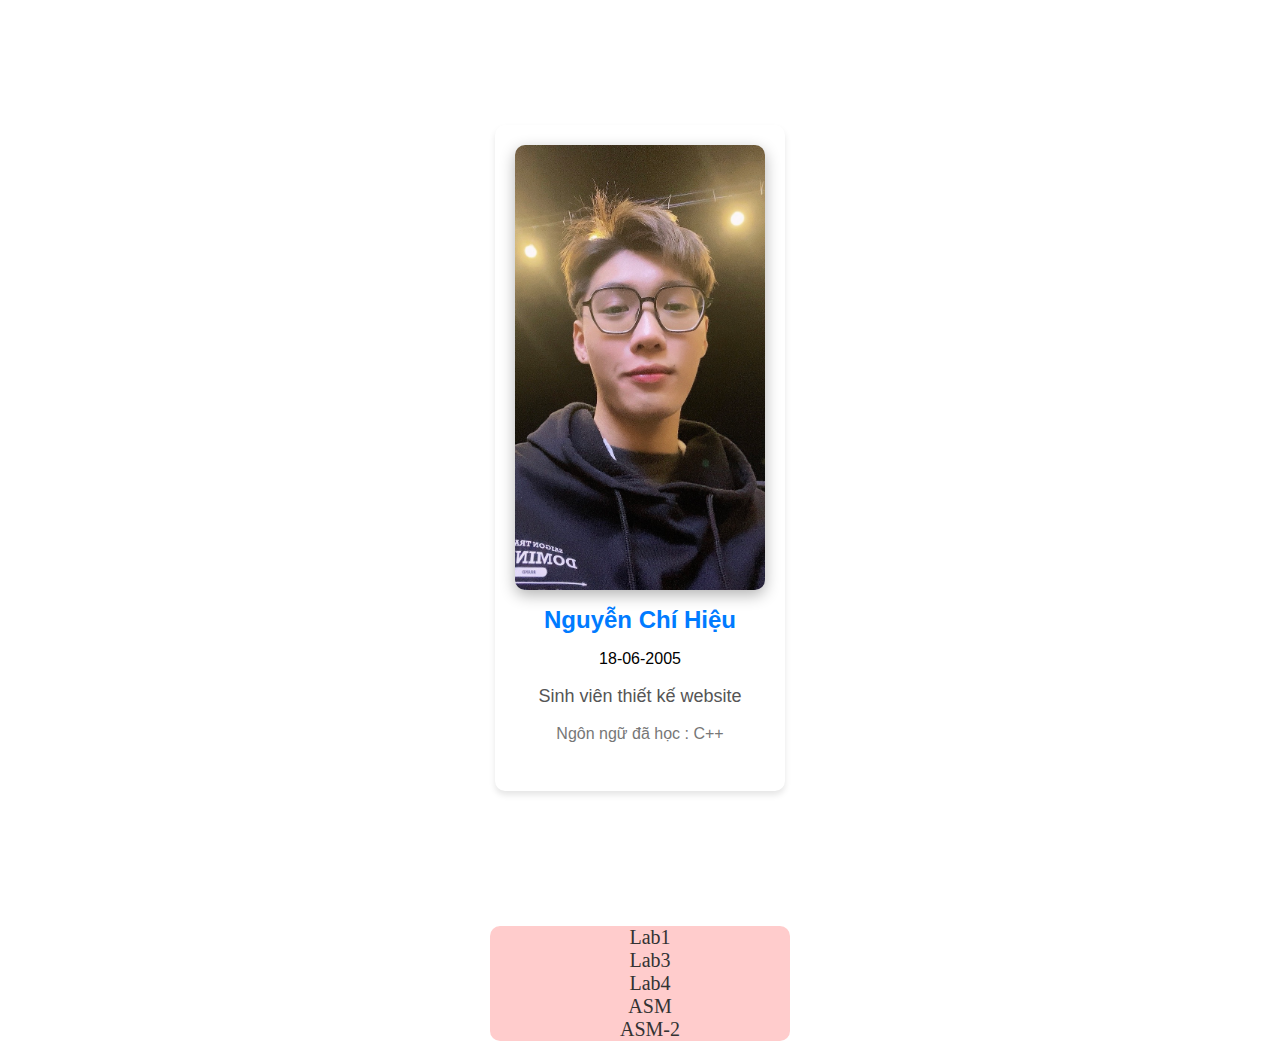
<file: index.html>
<!DOCTYPE html>
<html lang="en">
<head>
    <meta charset="UTF-8">
    <meta name="viewport" content="width=device-width, initial-scale=1.0">
    <title>Document</title>
    <link rel="stylesheet" href="style.css">

</head>
<body>
    <div class="about-me">
        <div class="profile-card">
            <img src="/Lab1/My infor/img/anh-dai-dien.jpeg" alt="Avatar" class="profile-picture">
            <h1  class="name">Nguyễn Chí Hiệu
            </h1>
            <p >18-06-2005</p>
            <p class="job-title">Sinh viên thiết kế website</p>
            <p class="location"></p>
            <p class="email">Ngôn ngữ đã học : C++</p>
            <div class="card__social">
          <a target="_black" href="https://www.facebook.com/hieu180605">
            <i class="fab fa-facebook-f"></i>
          </a>
          <a target="_black" href="https://www.instagram.com/_nchieu_05/">
            <i class="fab fa-instagram-square"></i>
          </a>
          <a target="_black" href="https://www.youtube.com/channel/UCYuBMwfm01akrov4tmIWFng">
            <i class="fab fa-youtube"></i>
          </a>
        </div>
        </div>
    </div>
    <br>
    <div class="study">
        <a href="/Lab1/Menu/menu.html" target="_blank">Lab1</a>
        <a href="/Lab3/index.html" target="_blank">Lab3</a>
        <a href="/Lab4/index.html" target="_blank">Lab4</a>
        <a href="/ASM/index.html" target="_blank">ASM</a>
        <a href="/ASM-2/index.html" target="_blank">ASM-2</a>
    </div>
 

</body>
</html>
</file>
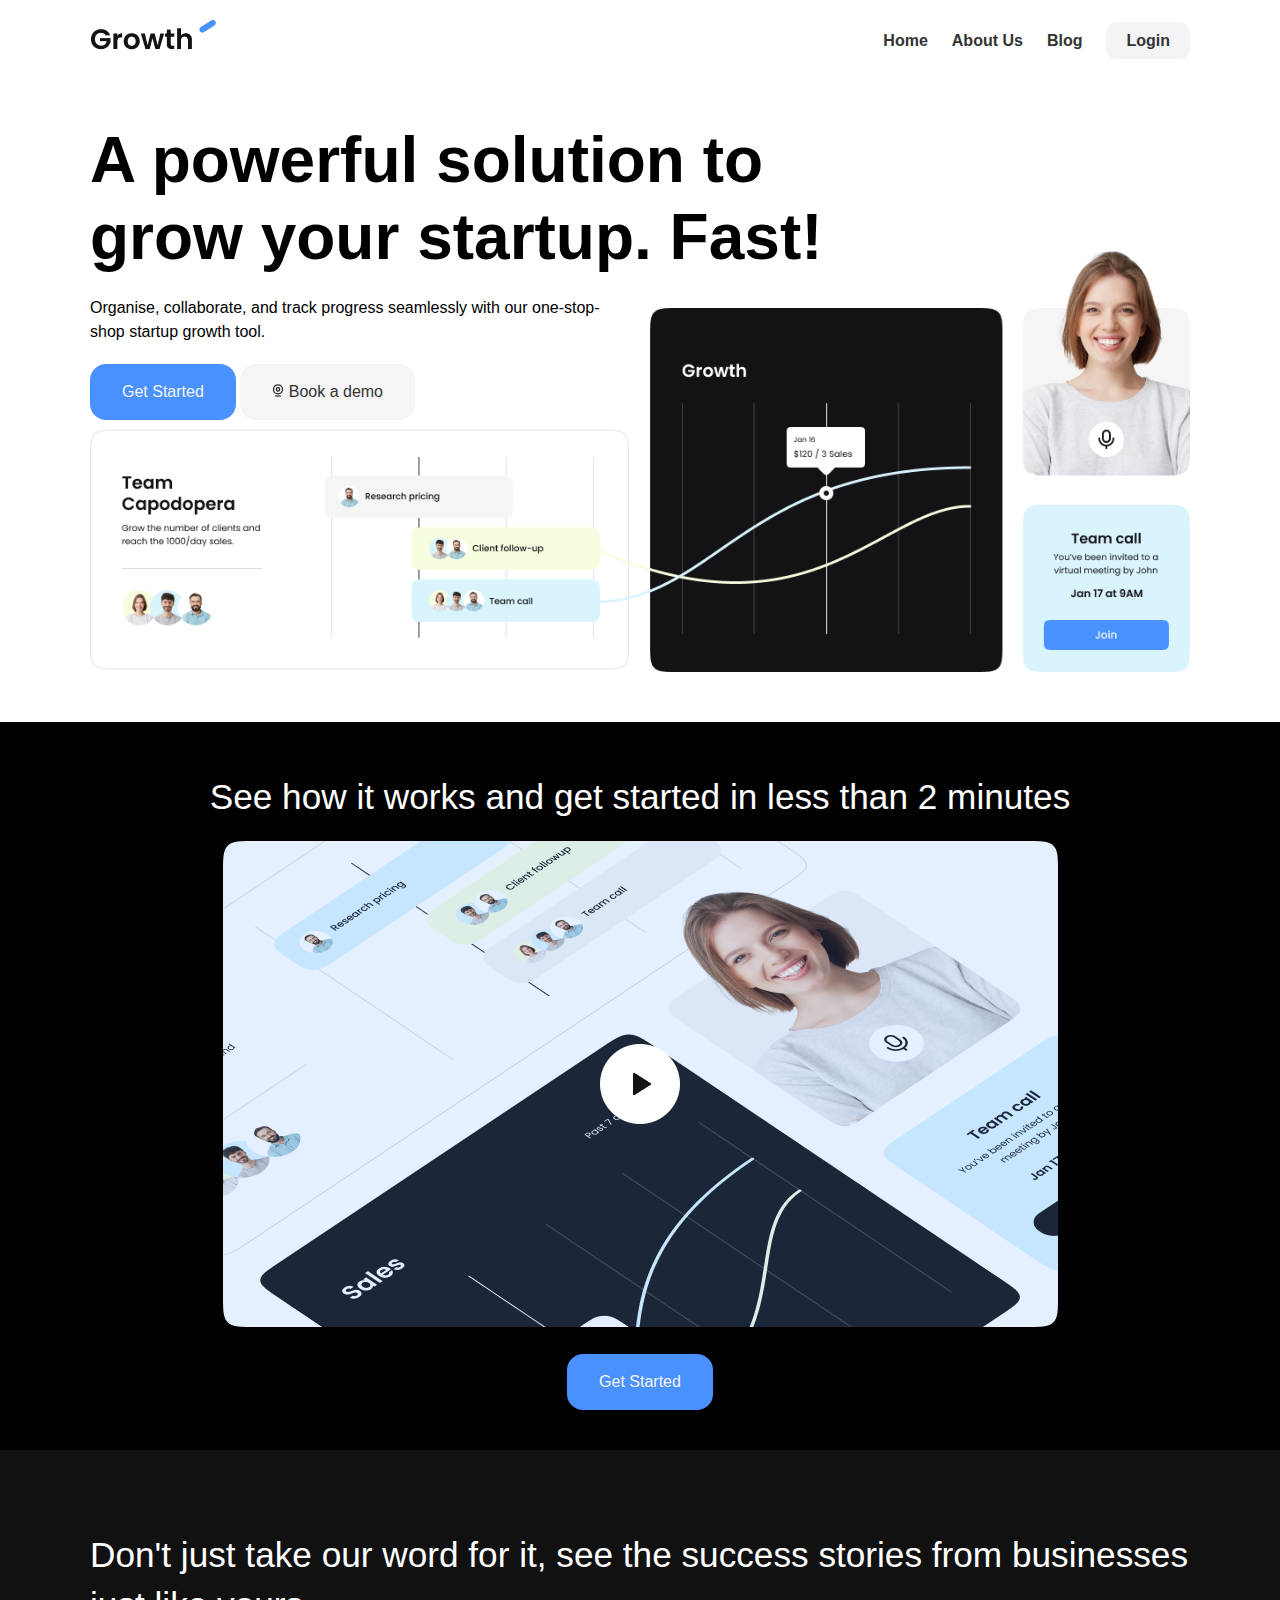
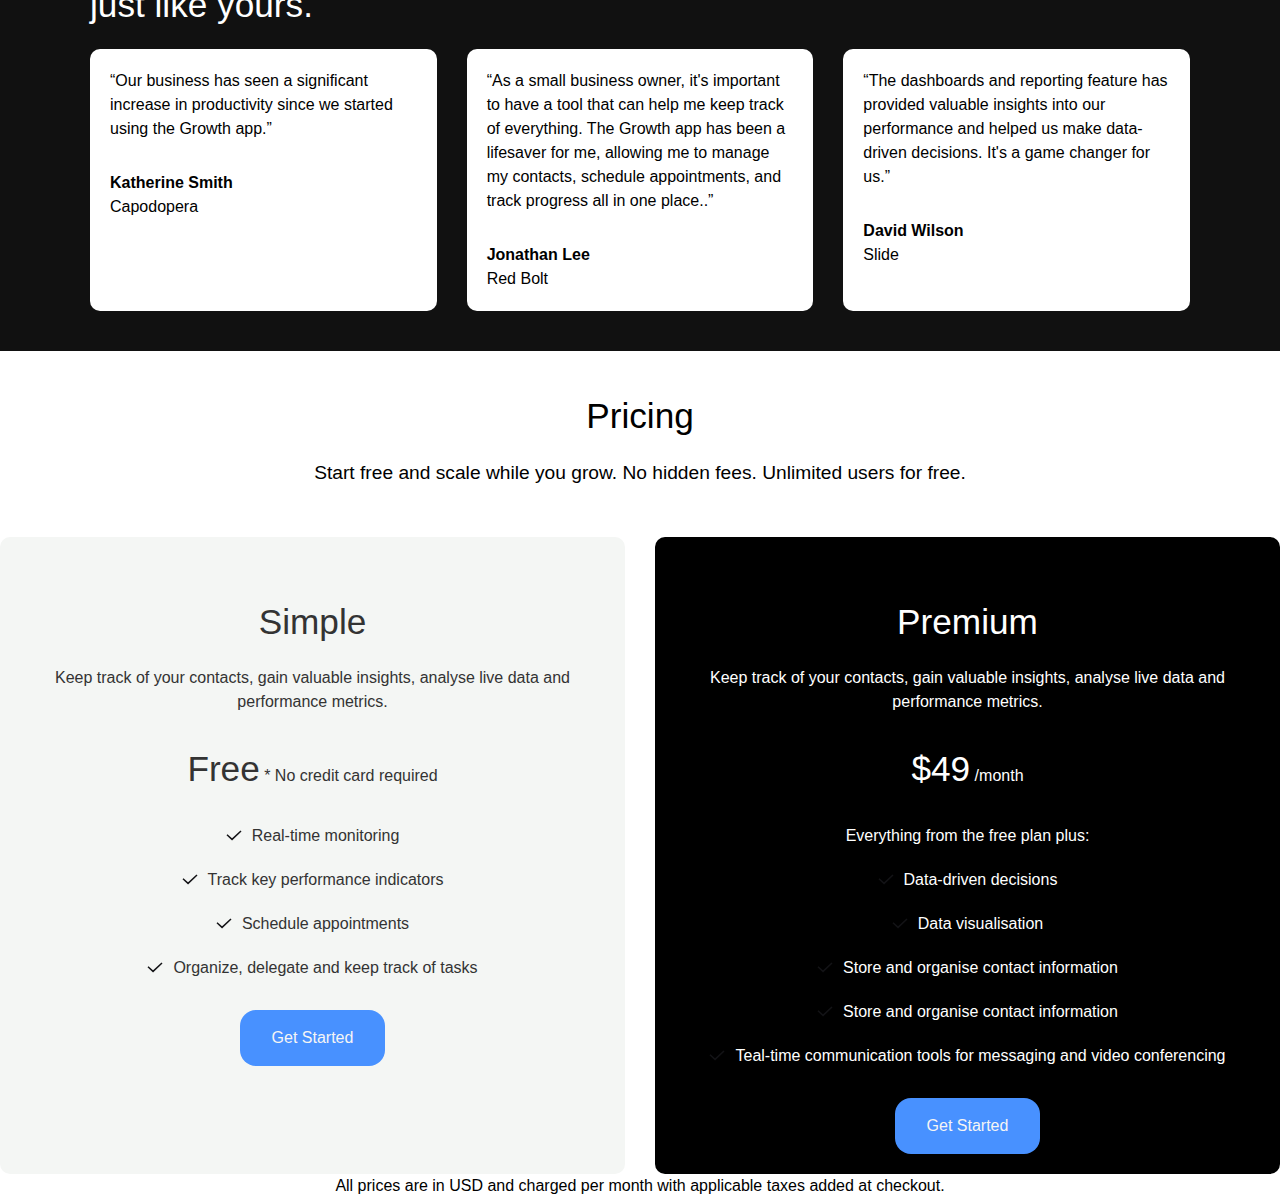
<file: ASM/index.html>
<!DOCTYPE html>
<html lang="en">

<head>
  <meta charset="UTF-8">
  <meta name="viewport" content="width=device-width, initial-scale=1.0">
  <title>ASM</title>
  <link rel="stylesheet" href="style.css">
  <link rel="stylesheet" href="https://fonts.google.com/">
</head>

<body>
  <header>
    <nav class="navbar container">
      <a href="./index.html">
        <img src="./img/logo.png" alt="logo" />
      </a>
      <ul class="main-menu">
        <li href="#"><a class="link">Home</a></li>
        <li href="#"><a class="link">About Us</a></li>
        <li href="#"><a class="link">Blog</a></li>
        <li href="#"><a class="btn-login">Login</a></li>
      </ul>
    </nav>
  </header>
  <!-- Hero -->
  <section class="hero">
    <div class="container">
      <div class="hero-content">
        <h1 class="hero-heading text-xxl">A powerful solution to grow your startup. Fast!</h1>
        <p class="hero-text">Organise, collaborate, and track progress seamlessly with our one-stop-shop startup growth
          tool.</p>
        <p>
        <div class="hero-buttons">
          <a href="#" class="btn btn-primary">Get Started</a>
          <a href="#" class="btn btn"><svg xmlns="http://www.w3.org/2000/svg" width="12" height="13" viewBox="0 0 18 23"
              fill="none">
              <g clip-path="url(#clip0_0_1621)">
                <path
                  d="M9 17.5C13.4183 17.5 17 13.9183 17 9.5C17 5.08172 13.4183 1.5 9 1.5C4.58172 1.5 1 5.08172 1 9.5C1 13.9183 4.58172 17.5 9 17.5Z"
                  stroke="#131316" stroke-width="2" stroke-miterlimit="10" />
                <path d="M4 21.5H14" stroke="#131316" stroke-width="2" stroke-miterlimit="10" />
                <path
                  d="M9 12.5C10.6569 12.5 12 11.1569 12 9.5C12 7.84315 10.6569 6.5 9 6.5C7.34315 6.5 6 7.84315 6 9.5C6 11.1569 7.34315 12.5 9 12.5Z"
                  stroke="#131316" stroke-width="2" stroke-miterlimit="10" />
              </g>
              <defs>
                <clipPath id="clip0_0_1621">
                  <rect width="18" height="22" fill="white" transform="translate(0 0.5)" />
                </clipPath>
              </defs>
            </svg> Book a demo</a>
        </div>
        </p>
      </div>
    </div>
  </section>
  <!-- Video Section -->
  <section class="video bg-black">
    <div class="container-sm">
      <h2 class="video-heading text-xl text-center">See how it works and get started
        in less than 2 minutes</h2>
    </div>
    <div class="video-content">
      <a class="video-preview" href="#"><img src="/ASM/img/video-preview.png" alt="video"></a>
      <a href="#" class="btn btn-primary">Get Started</a>
    </div>
  </section>
  <!-- Testimonials -->
  <section class="testimonials bg-dark">
    <div class="container">
      <h3 class="testmonials-heading text-xl">Don't just take our word for it, see the success stories from businesses
        just like yours.</h3>
      <div class="testimonials-grid">
        <div class="card">
          <p>
            “Our business has seen a significant increase in productivity since we started using the Growth app.”
          </p>
          <p>Katherine Smith</p>
          <p>Capodopera</p>
        </div>

        <div class="card">
          <p>
            “As a small business owner, it's important to have a tool that can help me keep track of everything. The
            Growth app has been a lifesaver for me, allowing me to manage my contacts, schedule appointments, and track
            progress all in one place..”
          </p>
          <p>Jonathan Lee</p>
          <p>Red Bolt</p>
        </div>

        <div class="card">
          <p>
            “The dashboards and reporting feature has provided valuable insights into our performance and helped us make
            data-driven decisions. It's a game changer for us.” </p>
          <p>David Wilson</p>
          <p>Slide</p>
        </div>
      </div>
    </div>
  </section>
  <!-- Pricing -->
  <section class="pricing text-center">
    <div class="container-sm">
      <h3 class="pricing-heading text-xl text-center">Pricing</h3>
      <p class="pricing-subheading text-md text-center"> Start free and scale while you grow. No hidden fees. Unlimited
        users for free. </p>
      <div class="pricing-grid">
        <!-- Pricing card 1 -->
        <div class="card bg-light">
          <div class="pricing-card-header">
            <h4 class="pricing-heading text-xl">Simple</h4>
            <p class="pricing-card-subheading">Keep track of your contacts, gain valuable insights, analyse live data
              and performance metrics.</p>
            <p class="pricing-card-price">
              <span class="text-xl">Free</span>
              * No credit card required
            </p>
          </div>
          <div class="pricing-card-body">
            <ul>
              <li><svg xmlns="http://www.w3.org/2000/svg" width="16" height="11" viewBox="0 0 16 11" fill="none">
                  <path d="M15 1L6.04 9.4L1 4.768" stroke="#131316" stroke-width="1.5" stroke-miterlimit="10" />
                </svg>Real-time monitoring</i></li>
              <li><svg xmlns="http://www.w3.org/2000/svg" width="16" height="11" viewBox="0 0 16 11" fill="none">
                  <path d="M15 1L6.04 9.4L1 4.768" stroke="#131316" stroke-width="1.5" stroke-miterlimit="10" />
                </svg>Track key performance indicators</i></li>
              <li><svg xmlns="http://www.w3.org/2000/svg" width="16" height="11" viewBox="0 0 16 11" fill="none">
                  <path d="M15 1L6.04 9.4L1 4.768" stroke="#131316" stroke-width="1.5" stroke-miterlimit="10" />
                </svg>Schedule appointments</i></li>
              <li><svg xmlns="http://www.w3.org/2000/svg" width="16" height="11" viewBox="0 0 16 11" fill="none">
                  <path d="M15 1L6.04 9.4L1 4.768" stroke="#131316" stroke-width="1.5" stroke-miterlimit="10" />
                </svg>Organize, delegate and keep track of tasks</i></li>
            </ul>
            <a href="#" class="btn btn-primary btn-black">Get Started</a>
          </div>
        </div>
        <!-- Pricing card 2 -->
        <div class="card bg-black">
          <div class="pricing-card-header">
            <h4 class="pricing-heading text-xl">Premium</h4>
            <p class="pricing-card-subheading">Keep track of your contacts, gain valuable insights, analyse live data
              and performance metrics.</p>
            <p class="pricing-card-price">
              <span class="text-xl">$49</span>
              /month
            </p>
          </div>
          <div class="pricing-card-body">
            <ul>
              <li>Everything from the free plan plus:</li>
              <li><svg xmlns="http://www.w3.org/2000/svg" width="16" height="11" viewBox="0 0 16 11" fill="none">
                  <path d="M15 1L6.04 9.4L1 4.768" stroke="#131316" stroke-width="1.5" stroke-miterlimit="10" />
                </svg>Data-driven decisions</i></li>
              <li><svg xmlns="http://www.w3.org/2000/svg" width="16" height="11" viewBox="0 0 16 11" fill="none">
                  <path d="M15 1L6.04 9.4L1 4.768" stroke="#131316" stroke-width="1.5" stroke-miterlimit="10" />
                </svg>Data visualisation</i></li>
              <li><svg xmlns="http://www.w3.org/2000/svg" width="16" height="11" viewBox="0 0 16 11" fill="none">
                  <path d="M15 1L6.04 9.4L1 4.768" stroke="#131316" stroke-width="1.5" stroke-miterlimit="10" />
                </svg>Store and organise contact information</i></li>
              <li><svg xmlns="http://www.w3.org/2000/svg" width="16" height="11" viewBox="0 0 16 11" fill="none">
                  <path d="M15 1L6.04 9.4L1 4.768" stroke="#131316" stroke-width="1.5" stroke-miterlimit="10" />
                </svg>Store and organise contact information</i></li>
              <li><svg xmlns="http://www.w3.org/2000/svg" width="16" height="11" viewBox="0 0 16 11" fill="none">
                  <path d="M15 1L6.04 9.4L1 4.768" stroke="#131316" stroke-width="1.5" stroke-miterlimit="10" />
                </svg>Teal-time communication tools for messaging and video conferencing</li>
            </ul>
            <a href="#" class="btn btn-primary btn-black">Get Started</a>
          </div>
        </div>
      </div>
      <p class="pricing-footer text-center">All prices are in USD and charged per month with applicable taxes added at
        checkout.</p>
    </div>
  </section>
  <footer></footer>
</body>

</html>
</file>
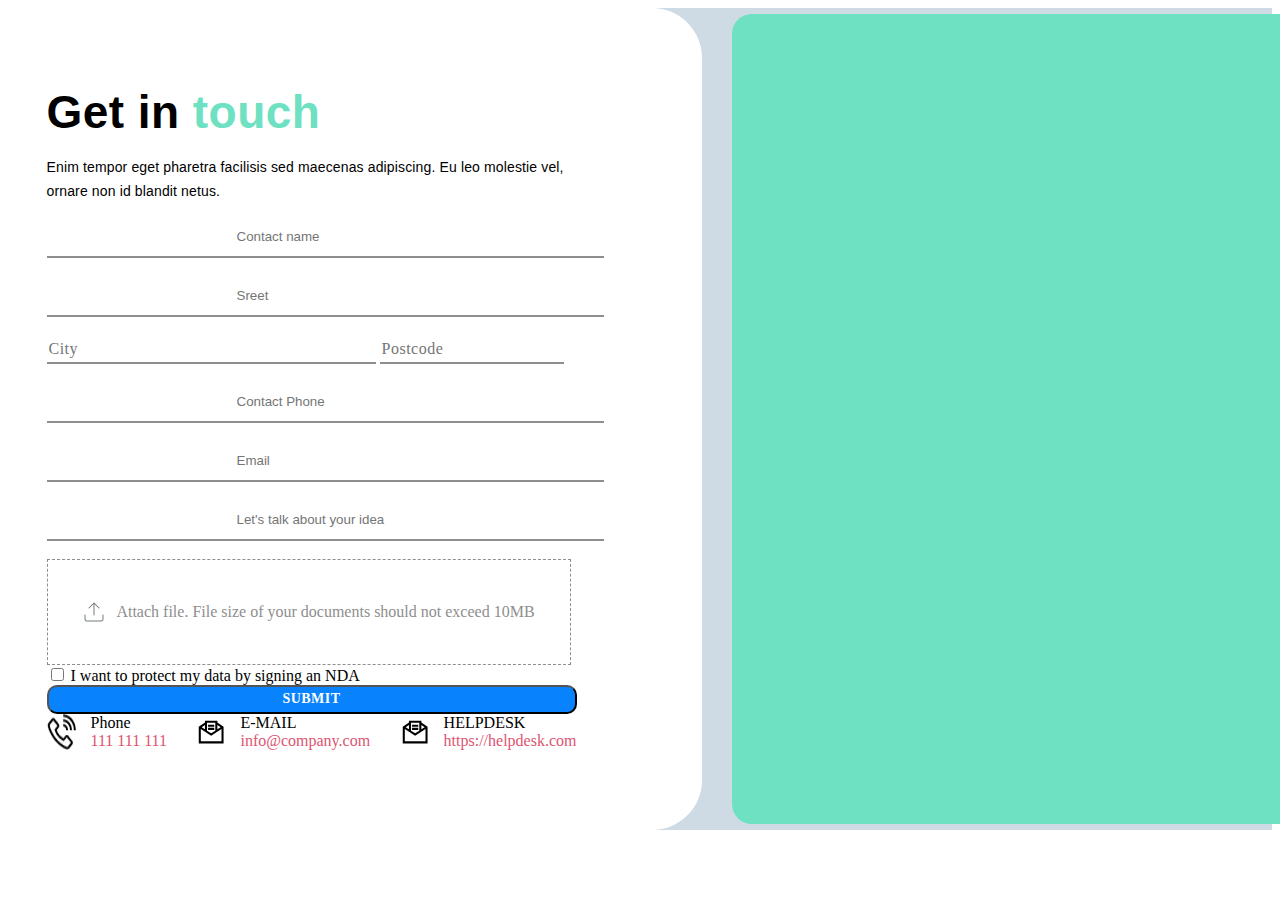
<file: Lab3/index.html>
<!DOCTYPE html>
<html lang="en">

<head>
    <meta charset="UTF-8">
    <meta name="viewport" content="width=device-width, initial-scale=1.0">
    <title>Lab3-Form HTML</title>
    <link rel="stylesheet" href="/Lab3/style.css">
    <link rel="preconnect" href="https://fonts.googleapis.com">

</head>

<body>
    <div class="full">
        <div class="phieudien">
            <div class="Montserrat">
                <h1>Get in <span class="touch">touch</span></h1>
                <p class="a">Enim tempor eget pharetra facilisis sed maecenas adipiscing. Eu leo molestie vel, ornare
                    non id
                    blandit netus.</p>
                <form class="thong-tin">
                    <input type="text" class="name" placeholder="Contact name"><br>
                    <input type="text" class="street" placeholder="Sreet"><br>
            </div>
            <div class="Inter"></div>
            <input type="text" class="city" placeholder="City">
            <input type="text" class="postcode" placeholder="Postcode"><br>
            <br>
            <input type="text" class="contact-phone" placeholder="Contact Phone"><br>
            <input type="text" class="email" placeholder="Email"><br>
            <input type="text" class="idea" placeholder="Let's talk about your idea"><br>
            <label class="file" for="upload">
                <input type="file" id="upload" hidden placeholder="Upload Additional file">
                <img src="./img/upload.png" alt="upload">Attach file. File size of your documents should not exceed 10MB
            </label>
            <input class="checkbox" type="checkbox">   
            <label for="cmt">I want to protect my data by signing an NDA</label><br>
            <button class="submit" type="submit">Submit</button>
            </form>
            <!-- Icon Text -->
            <div class="icon-wrapper">
                <!-- Item 1 Phone -->
                <div class="icon-item">
                    <img src="./img/Frame 831.png" alt="" />
                    <div class="icon-text">
                        <span>Phone</span>
                        <span class="text">111 111 111</span>
                    </div>
                </div>
                <!-- Item 1 Phone -->
                <div class="icon-item">
                    <img src="/Lab3/img/item2.svg" alt="" />
                    <div class="icon-text">
                        <span>E-MAIL</span>
                        <span class="text">info@company.com</span>
                    </div>
                </div>
                <!-- Item 1 Phone -->
                <div class="icon-item">
                    <img src="/Lab3/img/item2.svg" alt="" />
                    <div class="icon-text">
                        <span>HELPDESK</span>
                        <span class="text">https://helpdesk.com</span>
                    </div>
                </div>
            </div>

        </div>
        <iframe class="map"
            src="https://www.google.com/maps/embed?pb=!1m18!1m12!1m3!1d3723.8043891601383!2d105.73621317472863!3d21.04051148737591!2m3!1f0!2f0!3f0!3m2!1i1024!2i768!4f13.1!3m3!1m2!1s0x31345550b525aa03%3A0x3fdefc40f69a023a!2zQ2FvIMSR4bqzbmcgRlBUIFBo4buRIFRy4buLbmggVsSDbiBCw7QgLCBQaMaw4budbmcgUGjGsMahbmcgQ2FuaCAsIHF14bqtbiBU4burIExpw6pt!5e0!3m2!1svi!2s!4v1706530510285!5m2!1svi!2s"
            width="600" height="450" style="border:0;" allowfullscreen="" loading="lazy"
            referrerpolicy="no-referrer-when-downgrade"></iframe>
    </div>

</body>

</html>
</file>
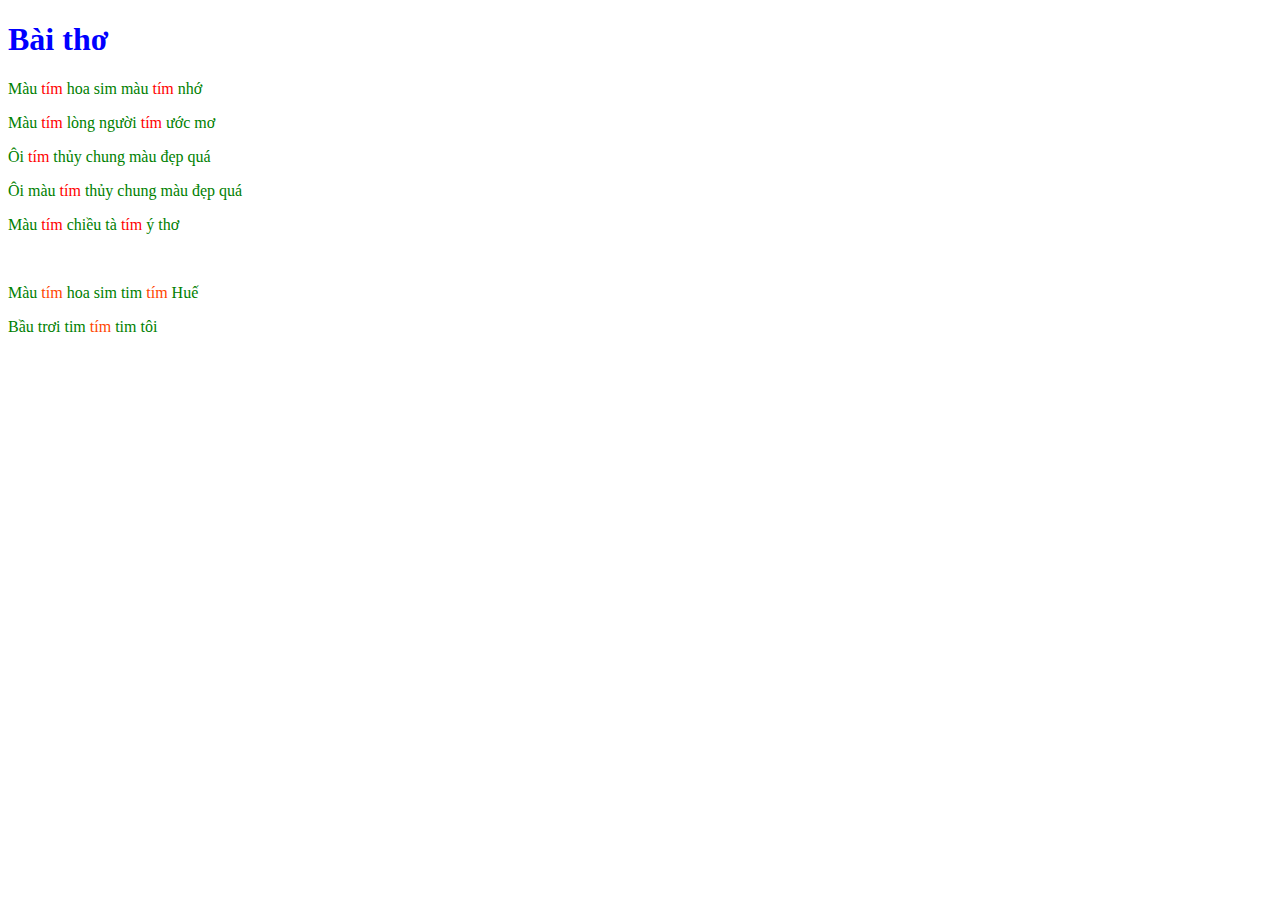
<file: Lab1/bai tho/bai-tho.html>
<!DOCTYPE html>
<html lang="en">
<head>
    <meta charset="UTF-8">
    <meta name="viewport" content="width=device-width, initial-scale=1.0">
    <title>Bai thơ</title>
    <link rel="stylesheet" href="/Lab1/bai tho/baitho.css">
</head>
<body>
    <h1 class="name"> Bài thơ</h1>
    <body>
        
    </body>
        <p class="tho">Màu <span class="a">tím</span> hoa sim màu <span class="a">tím</span> nhớ</p>
        <p class="tho">Màu <span class="a">tím</span> lòng người <span class="a">tím</span> ước mơ</p>
        <p class="tho">Ôi <span class="a">tím</span> thủy chung màu đẹp quá</p>
        <p class="tho">Ôi màu <span class="a">tím</span> thủy chung màu đẹp quá</p>
        <p class="tho">Màu <span class="a">tím</span> chiều tà <span class="a">tím</span> ý thơ</p>
        <br>
        <p class="tho">Màu <span class="b">tím</span> hoa sim tim <span class="b">tím</span> Huế</p> 
        <p class="tho">Bầu trơi tim <span class="b">tím</span> tim tôi</p>
    
</body>

</html>
</file>
<file: style.css>
.about-me {
    font-family: Arial, sans-serif;
    background-color: #ffff	;
    margin: 0;
    padding: 0;
    display: flex;
    justify-content: center;
    align-items: center;
    height: 100vh;
}

.profile-card {
    background-color: #ffff;
    padding: 20px;
    text-align: center;
    border-radius: 10px;
    box-shadow: 0 4px 6px rgba(0, 0, 0, 0.1);
    width: 250px;
}

.profile-picture {
    width: 150px;
    height: 180px;
    border-radius: 50%;
    margin: 0 auto 15px;
    display: block;
    position: relative;
    width: 300px;
    height: 200px;
    overflow: hidden;
    box-shadow: 0 5px 15px rgba(0, 0, 0, 0.3);
    border-radius: 10px;
    transition: transform 0.2s, box-shadow 0.2s;
    width: 100%;
    height: 100%;
    object-fit: cover;
    transition: transform 0.2s;
}
.profile-picture:hover {
    width: 100%;
    height: 100%;
    border-radius: unset;
    border: unset;
    transform: unset;
    transform: scale(1.05); 
    box-shadow: 0 10px 20px rgba(0, 0, 0, 0.6);
}

.name {
    font-size: 24px;
    color: #007bff;
}

.job-title {
    font-size: 18px;
    color: #555;
}

.location, .email, .website {
    font-size: 16px;
    color: #777;
    margin: 5px 0;
}

a {
    font-size: 20px;
    text-decoration: none;
    color: #007bff;
    margin-left: 20px;
    color: #333;
}
a:hover{
    color: #007bff;
}
.study{
    display: flex;
    flex-direction: column;
    align-items: center;
    background: #FFCCCC;
    max-width: 300px;
    margin: auto;
    border-radius: 10px;
}
</file>
<file: ASM/style.css>
:root{
    --primary-color--:#4981ff;
    --light-color--:#f4f6f4;
    --dark-color--:#111;
  }
  * {
      margin: 0;
      padding: 0;
    }
    
    body {
      font-family: "Poppins", sans-serif;
      font-size: 16px;
      line-height: 1.5;
    }
    
    ul {
      list-style: none;
    }
    
    a {
      cursor: pointer;
      text-decoration: none;
      color: #333;
  
    }
    
    .navbar {
      padding: 20px;
      display: flex;
      justify-content: space-between;
      align-items: center;
    }
    
    .container {
      max-width: 1100px;
      margin: 0 auto;
    }
    .card{
      background: #fff;
      color: #000;
      border-radius: 10px;
      padding: 20px;
    }
    
    .main-menu {
      display: flex;
      gap: 24px;
    }
    
    .link,
    .btn-login {
      font-weight: 600;
    }
    
    .link:hover,
    .btn-login:hover {
      color: #4891ff;
      opacity: 0.8;
      transition: 0.5s;
    }
    
    .btn-login {
      padding: 10px 20px;
      background-color: #f4f4f6;
      border-radius: 10px;
    }
  
    .btn{
      border-radius: 16px;
      background: #f5f5f5;
      display: inline-block;
      padding: 16px 32px;
      gap: 10px;
      
    }
    .btn-primary{
      background: #4891ff;
      display: inline-block;
      padding: 16px 32px;
      border-radius: 16px;
      color: #f5f5f5;
      
    }
   /* Text */
    .text-xxl{
      font-size: 64px;
      line-height: 1.2;
      font-weight: 600;
      margin: 40px 0 20px;
    }
    .text-xl{
      font-size: 2.2rem;
      line-height: 1.4;
      font-weight: normal;
      margin: 40px 0 20px;
    }
    .text-lg{
      font-size: 1.8rem;
      line-height: 1.4;
      font-weight: normal;
      margin: 30px 0 20px;
    }
    .text-md{
      font-size: 1.2rem;
      line-height: 1.4;
      font-weight: normal;
      margin: 20px 0 10px;
    }
    .text-sm{
      font-size: 0.9rem;
      line-height: 1.4;
      font-weight: normal;
      margin: 10px 0 5px;
    }
    .text-center{
      text-align: center;
    }
   /* Hero */
    .hero{
      margin-bottom: 50px;
    }
    .hero .container{
      background: url(../ASM/img/hero-bg.png) no-repeat; 
      background-size: contain;
      background-position: center bottom;
      height: 550px;
    }
    .hero .hero-content{
      width: 70%;
    }
    .hero .hero-text{
      width: 70%;
      margin-bottom: 20px;
    }
    h2{
      text-align: center;
    }
    .video{
      padding: 10px 0 40px;
    }
    .video-content{
      display: flex;
      flex-direction: column;
      align-items: center;
    }
    .video-preview{
      margin-bottom: 20px;
    }
    /* Background */
    .bg-primary{
      background: var(--primary-color--);
      color: #fff;
    }
    .bg-light{
      background: var(--light-color--);
      color: #333;
    }
    .bg-dark{
      background: var(--dark-color--);
      color: #fff;
    }
    .bg-black{
      background: #000;
      color: #fff;
    }
    /* Testimonials */
    .testimonials{
      padding: 40px 0;
    }
    .testimonials .testimonials-heading{
      width: 700px;
      margin-bottom: 40px;
    }
    .testimonials-grid{
      display: grid;
      grid-template-columns: 1fr 1fr 1fr;
      gap: 30px;
    }
    .testimonials .card p:nth-child(2){
      margin-top: 30px;
      font-weight: bold;
    }
    /* Pricing */
    .pricing-grid{
      display: grid;
      grid-template-columns: repeat(2, 1fr);
      gap: 30px;
      margin-top: 50px; 
    }
    .pricing .pricing-card-subheading{
      margin-bottom: 30px;
    }
    .pricing .pricing-card-price{
      margin-bottom: 30px;
      padding: 1px solid #ccc;
    }
    .pricing ul{
      margin: 30px 0;
    }
    .pricing ul li{
      margin-bottom: 20px;
    }
    .pricing ul li svg{
      margin-right: 10px;
    }
</file>
<file: Lab3/style.css>
.Montserrat {
    font-family: 'Montserrat', sans-serif;
    text-align: left;
}

.full{
    max-width: 1400px ;
    display: flex;
    gap: 30px;
    align-items: center;
    justify-content: center;
    background-color: #cfdbe4;
}
.phieudien {
    max-width: 700px;
    height: 700px;
    border-radius: 50px;
    padding: 61px 98px;
    background-color: #FFF ;
}

.thongtinlienhe {
    display: flex;
}

.touch {
    color: #6DE1C2;
    font-size: 46px;
    font-style: normal;
    font-weight: 600;
    line-height: 24px;
    letter-spacing: 0.46px;
}

h1 {
    color: #000;
    font-size: 46px;
    font-style: normal;
    font-weight: 600;
    line-height: 24px;
    /* 52.174% */
    letter-spacing: 0.46px;
}

.a {
    max-width: 530px;
    color: #000;
    font-size: 14px;
    font-style: normal;
    font-weight: 400;
    line-height: 24px;
    /* 171.429% */
    letter-spacing: 0.14px;
}

.name {
    display: flex;
    padding: 12px 190px;
    flex-direction: column;
    align-items: flex-start;
    gap: 28px;
    color: #8E8E8E;
    border: none;
    border-bottom: 2px solid;

}

.street {
    display: flex;
    color: #8E8E8E;
    padding: 12px 190px;
    flex-direction: column;
    align-items: flex-start;
    gap: 28px;
    border: none;
    border-bottom: 2px solid;
}

.city {
    width: 325px;
    color: #8E8E8E;
    font-family: Inter;
    font-size: 16px;
    font-style: normal;
    font-weight: 400;
    line-height: 160%;
    /* 25.6px */
    letter-spacing: 0.5px;
    gap: 28px;
    border: none;
    border-bottom: 2px solid;
}

.postcode {
    width: 180px;
    color: #8E8E8E;
    font-family: Inter;
    font-size: 16px;
    font-style: normal;
    font-weight: 400;
    line-height: 160%;
    /* 25.6px */
    letter-spacing: 0.5px;
    gap: 28px;
    border: none;
    border-bottom: 2px solid;

}

.contact-phone {
    display: flex;
    color: #8E8E8E;
    padding: 12px 190px;
    flex-direction: column;
    align-items: flex-start;
    gap: 28px;
    border: none;
    border-bottom: 2px solid;
}

.email {
    display: flex;
    color: #8E8E8E;
    padding: 12px 190px;
    flex-direction: column;
    align-items: flex-start;
    gap: 28px;
    border: none;
    border-bottom: 2px solid;
}

.idea {
    display: flex;
    color: #8E8E8E;
    padding: 12px 190px;
    flex-direction: column;
    align-items: flex-start;
    gap: 28px;
    border: none;
    border-bottom: 2px solid;
}

.file {
    display: flex;
    color: #8E8E8E;
    width: 490px;
    padding: 40px 16px;
    justify-content: center;
    align-items: center;
    gap: 10px;
    border: 1px dashed;
    display: flex;
}

.b {
    color: #8E8E8E;
    font-family: Inter;
    font-size: 13px;
    font-style: normal;
    font-weight: 400;
    line-height: 160%;
    /* 20.8px */
    letter-spacing: 0.5px;
    color: #8E8E8E;
}

.c {
    color: #DD5471;
}

.submit {
    width: 530px;
    color: #FFF;
    text-align: center;
    font-family: Inter;
    font-size: 14px;
    font-style: normal;
    font-weight: 700;
    line-height: 160%;
    /* 22.4px */
    letter-spacing: 0.5px;
    text-transform: uppercase;
    border-radius: 10px;
    background: #0982FE;
}

.icon-text {
    display: flex;
    flex-direction: column;
}

.icon-item {
    display: flex;
    gap: 15px;
}

.text {
    color: #DD5471;
}

.icon-wrapper {
    display: flex;
    justify-content: space-between;
    width: 530px;
}

.map {
    width: 600px;
    height: 810px;
    flex-shrink: 0;
    display: flex;
    background: #6DE1C2;
    border-radius: 20px;
}
</file>
<file: Lab1/bai tho/baitho.css>
.name{
    color: blue;
}
.tho{
    color: green;
}
.a{
    color: red;
}
.b{
    color: orangered;
}
</file>
